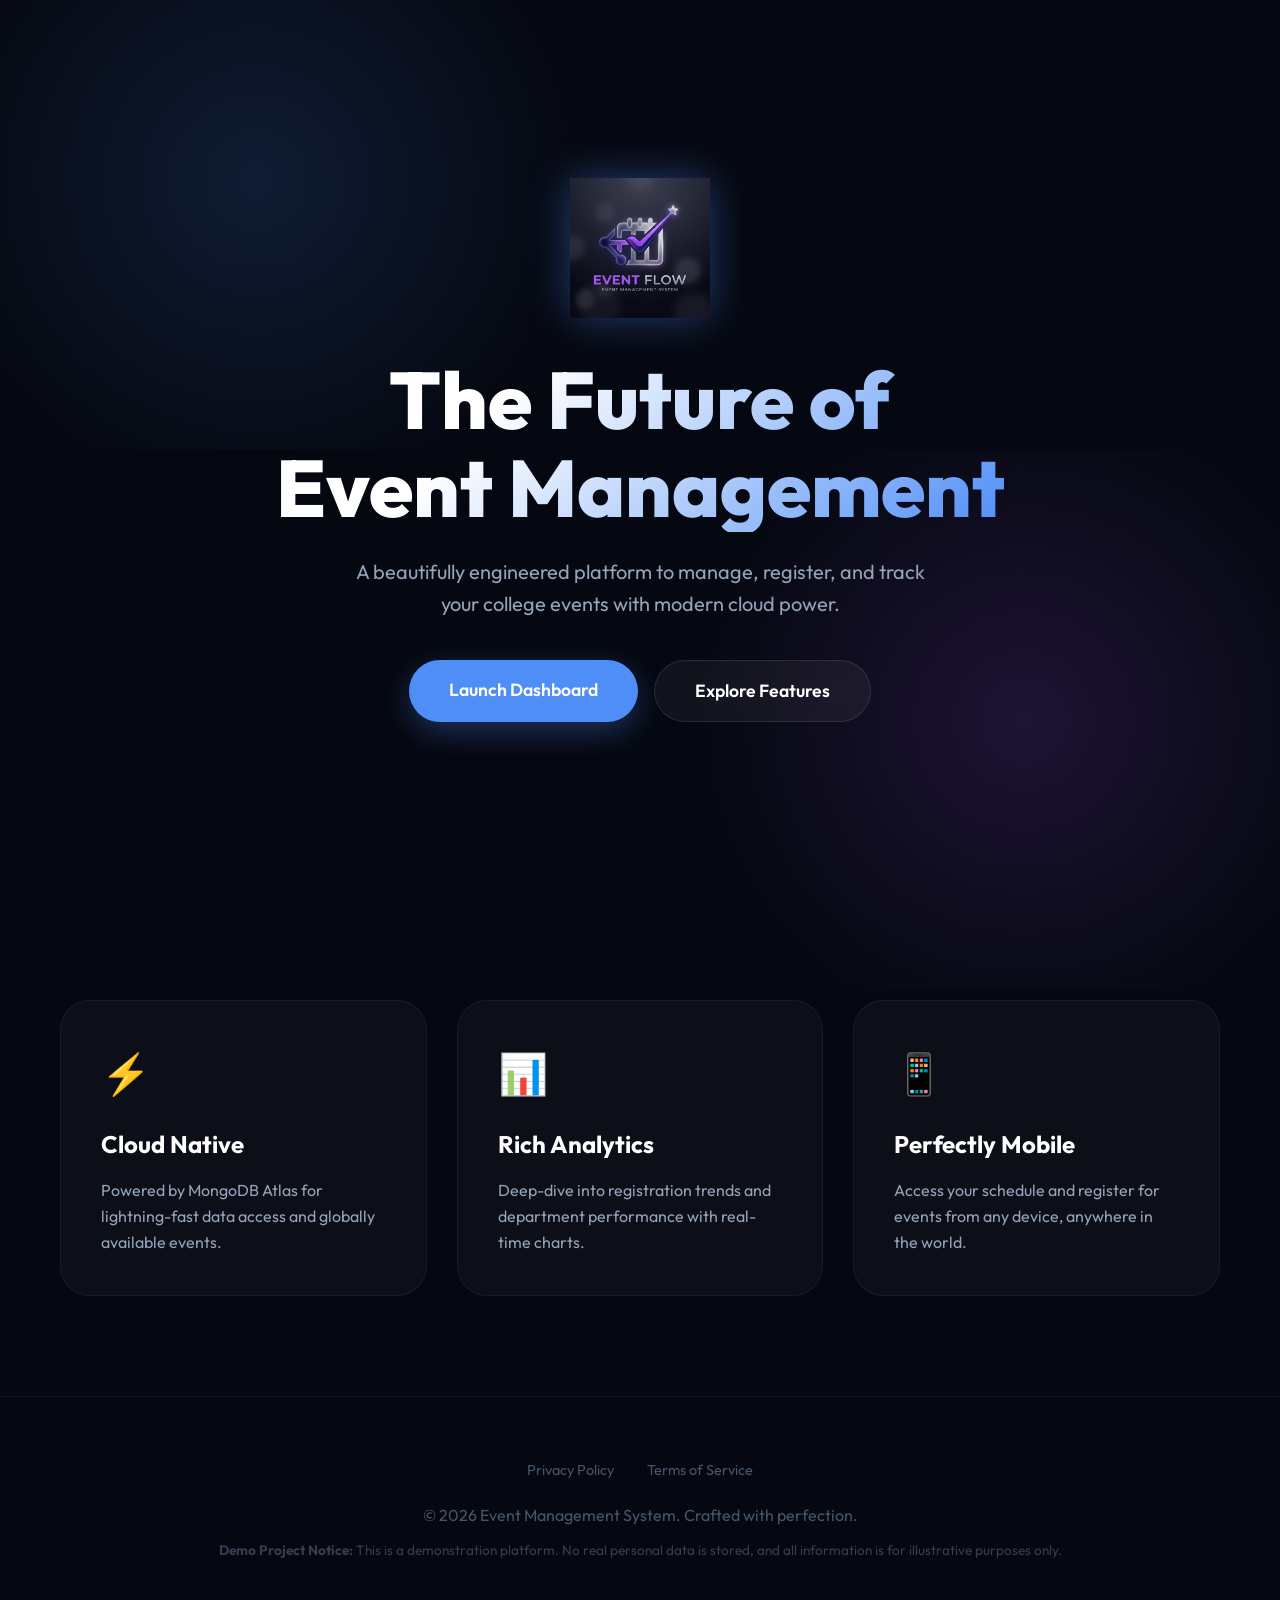
<file: index.html>
<!DOCTYPE html>
<html lang="en">
<head>
    <meta charset="UTF-8">
    <meta name="viewport" content="width=device-width, initial-scale=1.0">
    <meta name="google-site-verification" content="7w-4jeDsb6LsSYDrAi55CYhrAn20ZSxu_u33u79Ux-w" />
    <title>EMS — Event Management Perfected</title>
    <meta name="description" content="The ultimate Event Management System. Secure, scalable, and beautifully designed for your campus events." />
    <meta property="og:title" content="EMS — Event Management" />
    <meta property="og:description" content="Manage and register for university events with ease." />
    <link rel="stylesheet" href="/css/style.css">
    <link href="https://fonts.googleapis.com/css2?family=Outfit:wght@300;400;600;800&display=swap" rel="stylesheet">
    <style>
        :root {
            --primary-glow: radial-gradient(circle, rgba(79, 142, 247, 0.15), transparent 70%);
            --secondary-glow: radial-gradient(circle, rgba(168, 85, 247, 0.15), transparent 70%);
        }

        body {
            margin: 0;
            font-family: 'Outfit', sans-serif;
            background-color: #050811;
            color: #fff;
            overflow-x: hidden;
        }

        /* Hero Section */
        .hero {
            height: 100vh;
            display: flex;
            align-items: center;
            justify-content: center;
            position: relative;
            text-align: center;
            padding: 0 20px;
        }

        .glow-1 { position: absolute; top: -10%; left: -10%; width: 60%; height: 60%; background: var(--primary-glow); z-index: -1; }
        .glow-2 { position: absolute; bottom: -10%; right: -10%; width: 60%; height: 60%; background: var(--secondary-glow); z-index: -1; }

        .hero-content {
            max-width: 900px;
            animation: fadeInUp 1s ease-out;
        }

        .hero h1 {
            font-size: clamp(3rem, 8vw, 5rem);
            font-weight: 800;
            margin: 0;
            background: linear-gradient(135deg, #fff 30%, #4f8ef7);
            -webkit-background-clip: text;
            -webkit-text-fill-color: transparent;
            line-height: 1.1;
        }

        .hero p {
            font-size: 1.25rem;
            color: #94a3b8;
            margin: 24px 0 40px;
            line-height: 1.6;
        }

        .cta-group {
            display: flex;
            gap: 16px;
            justify-content: center;
        }

        .btn-hero {
            padding: 16px 40px;
            font-size: 1.1rem;
            font-weight: 600;
            border-radius: 50px;
            text-decoration: none;
            transition: all 0.3s cubic-bezier(0.4, 0, 0.2, 1);
        }

        .btn-primary {
            background: #4f8ef7;
            color: #fff;
            box-shadow: 0 10px 30px rgba(79, 142, 247, 0.3);
        }

        .btn-primary:hover {
            transform: translateY(-5px);
            box-shadow: 0 20px 40px rgba(79, 142, 247, 0.4);
        }

        .btn-outline {
            border: 1px solid rgba(255, 255, 255, 0.1);
            color: #fff;
            background: rgba(255, 255, 255, 0.05);
            backdrop-filter: blur(10px);
        }

        .btn-outline:hover {
            background: rgba(255, 255, 255, 0.1);
            border-color: rgba(255, 255, 255, 0.3);
        }

        /* Features Section */
        .features {
            padding: 100px 20px;
            max-width: 1200px;
            margin: 0 auto;
            display: grid;
            grid-template-columns: repeat(auto-fit, minmax(300px, 1fr));
            gap: 30px;
        }

        .feat-card {
            background: rgba(255, 255, 255, 0.03);
            border: 1px solid rgba(255, 255, 255, 0.05);
            padding: 40px;
            border-radius: 30px;
            transition: all 0.3s ease;
            text-align: left;
        }

        .feat-card:hover {
            background: rgba(255, 255, 255, 0.05);
            border-color: #4f8ef7;
            transform: translateY(-10px);
        }

        .feat-icon {
            font-size: 2.5rem;
            margin-bottom: 20px;
            display: block;
        }

        .feat-card h3 {
            font-size: 1.5rem;
            margin: 0 0 15px;
        }

        .feat-card p {
            color: #94a3b8;
            line-height: 1.6;
        }

        @keyframes fadeInUp {
            from { opacity: 0; transform: translateY(30px); }
            to { opacity: 1; transform: translateY(0); }
        }

        /* Floating Animation */
        .floating {
            animation: floating 3s ease-in-out infinite;
        }

        @keyframes floating {
            0%, 100% { transform: translateY(0); }
            50% { transform: translateY(-20px); }
        }

        @media (max-width: 768px) {
            .cta-group { flex-direction: column; }
            .hero h1 { font-size: 3rem; }
        }
    </style>
</head>
<body>
    <div class="glow-1"></div>
    <div class="glow-2"></div>

    <section class="hero">
        <div class="hero-content">
            <div class="floating" style="margin-bottom: 30px;">
                <img src="/assets/images/logo.png" alt="EMS Logo" style="width: 140px; height: 140px; object-fit: contain; filter: drop-shadow(0 0 20px rgba(79, 142, 247, 0.4));">
            </div>
            <h1>The Future of <br>Event Management</h1>
            <p>A beautifully engineered platform to manage, register, and track <br>your college events with modern cloud power.</p>
            <div class="cta-group">
                <a href="/login.html" class="btn-hero btn-primary">Launch Dashboard</a>
                <a href="#features" class="btn-hero btn-outline">Explore Features</a>
            </div>
        </div>
    </section>

    <section class="features" id="features">
        <div class="feat-card">
            <span class="feat-icon">⚡</span>
            <h3>Cloud Native</h3>
            <p>Powered by MongoDB Atlas for lightning-fast data access and globally available events.</p>
        </div>
        <div class="feat-card">
            <span class="feat-icon">📊</span>
            <h3>Rich Analytics</h3>
            <p>Deep-dive into registration trends and department performance with real-time charts.</p>
        </div>
        <div class="feat-card">
            <span class="feat-icon">📱</span>
            <h3>Perfectly Mobile</h3>
            <p>Access your schedule and register for events from any device, anywhere in the world.</p>
        </div>
    </section>

    <footer style="padding: 60px 20px; text-align: center; border-top: 1px solid rgba(255,255,255,0.05); color: #475569;">
        <div style="margin-bottom: 20px;">
            <a href="#" style="color: #475569; text-decoration: none; margin: 0 15px; font-size: 0.9rem;">Privacy Policy</a>
            <a href="#" style="color: #475569; text-decoration: none; margin: 0 15px; font-size: 0.9rem;">Terms of Service</a>
        </div>
        <p>&copy; 2026 Event Management System. Crafted with perfection.</p>
        <p style="font-size: 0.85rem; margin-top: 12px; opacity: 0.7;">
            <strong>Demo Project Notice:</strong> This is a demonstration platform. No real personal data is stored, and all information is for illustrative purposes only.
        </p>
    </footer>
</body>
</html>
</file>
<file: css/style.css>
/* =========================================
   Event Management System — Global Styles
   Premium Dark Glassmorphism Theme
   ========================================= */

@import url('https://fonts.googleapis.com/css2?family=Inter:wght@300;400;500;600;700;800&display=swap');

/* ========== CSS VARIABLES ========== */
:root {
  --bg-primary:       #0a0e1a;
  --bg-secondary:     #0f1525;
  --bg-card:          rgba(255,255,255,0.05);
  --bg-card-hover:    rgba(255,255,255,0.09);
  --glass-border:     rgba(255,255,255,0.10);
  --glass-shadow:     0 8px 32px rgba(0,0,0,0.4);

  --accent-blue:      #4f8ef7;
  --accent-purple:    #a855f7;
  --accent-green:     #22c55e;
  --accent-orange:    #f97316;
  --accent-red:       #ef4444;
  --accent-cyan:      #06b6d4;
  --accent-pink:      #ec4899;

  --text-primary:     #f1f5f9;
  --text-secondary:   #94a3b8;
  --text-muted:       #64748b;

  --sidebar-width:    260px;
  --navbar-height:    64px;

  --border-radius:    12px;
  --border-radius-lg: 20px;
  --transition:       all 0.25s cubic-bezier(0.4, 0, 0.2, 1);
}

/* ========== RESET ========== */
*, *::before, *::after { box-sizing: border-box; margin: 0; padding: 0; }
html { scroll-behavior: smooth; }
body {
  font-family: 'Inter', -apple-system, sans-serif;
  background: var(--bg-primary);
  color: var(--text-primary);
  min-height: 100vh;
  line-height: 1.6;
  overflow-x: hidden;
}
a { text-decoration: none; color: inherit; }
img { max-width: 100%; }
ul { list-style: none; }
input, textarea, select, button { font-family: inherit; }

/* ========== SCROLLBAR ========== */
::-webkit-scrollbar { width: 6px; height: 6px; }
::-webkit-scrollbar-track { background: var(--bg-secondary); }
::-webkit-scrollbar-thumb { background: var(--glass-border); border-radius: 3px; }
::-webkit-scrollbar-thumb:hover { background: var(--accent-blue); }

/* ========== LAYOUT ========== */
.app-wrapper {
  display: flex;
  min-height: 100vh;
}

/* ========== SIDEBAR ========== */
.sidebar {
  width: var(--sidebar-width);
  min-height: 100vh;
  background: var(--bg-secondary);
  border-right: 1px solid var(--glass-border);
  display: flex;
  flex-direction: column;
  position: fixed;
  top: 0; left: 0;
  z-index: 100;
  transition: var(--transition);
}
.sidebar-logo {
  padding: 24px 20px;
  border-bottom: 1px solid var(--glass-border);
  display: flex;
  align-items: center;
  gap: 12px;
}
.sidebar-logo .logo-icon {
  width: 42px; height: 42px;
  display: flex; align-items: center; justify-content: center;
  overflow: hidden;
}
.sidebar-logo .logo-icon img {
  width: 100%; height: 100%; object-fit: contain;
}
.sidebar-logo h2 {
  font-size: 16px; font-weight: 700;
  background: linear-gradient(135deg, var(--accent-blue), var(--accent-purple));
  -webkit-background-clip: text; -webkit-text-fill-color: transparent;
  line-height: 1.2;
}
.sidebar-logo span { font-size: 11px; color: var(--text-muted); font-weight: 500; }

.sidebar-nav { flex: 1; padding: 16px 12px; overflow-y: auto; }
.nav-section-title {
  font-size: 10px; font-weight: 700; letter-spacing: 1.2px;
  color: var(--text-muted); text-transform: uppercase;
  padding: 8px 8px 6px; margin-top: 12px;
}
.nav-item {
  display: flex; align-items: center; gap: 12px;
  padding: 11px 12px; border-radius: 10px;
  margin-bottom: 2px; cursor: pointer;
  color: var(--text-secondary);
  transition: var(--transition); font-size: 14px; font-weight: 500;
}
.nav-item:hover {
  background: var(--bg-card-hover);
  color: var(--text-primary);
}
.nav-item.active {
  background: linear-gradient(135deg, rgba(79,142,247,0.2), rgba(168,85,247,0.15));
  color: var(--accent-blue);
  border: 1px solid rgba(79,142,247,0.2);
}
.nav-item .nav-icon { font-size: 18px; width: 20px; text-align: center; }
.nav-item.logout-item { color: var(--accent-red); margin-top: 8px; }
.nav-item.logout-item:hover { background: rgba(239,68,68,0.1); }

.sidebar-user {
  padding: 16px 12px;
  border-top: 1px solid var(--glass-border);
  display: flex; align-items: center; gap: 10px;
}
.sidebar-user .avatar {
  width: 38px; height: 38px; border-radius: 50%;
  background: linear-gradient(135deg, var(--accent-blue), var(--accent-purple));
  display: flex; align-items: center; justify-content: center;
  font-weight: 700; font-size: 14px;
}
.sidebar-user .user-info { flex: 1; min-width: 0; }
.sidebar-user .user-name { font-size: 13px; font-weight: 600; truncate; }
.sidebar-user .user-role {
  font-size: 11px; color: var(--text-muted); text-transform: capitalize;
  background: var(--bg-card); border-radius: 4px; padding: 1px 6px;
  display: inline-block; margin-top: 1px;
}

/* ========== MAIN CONTENT ========== */
.main-content {
  margin-left: var(--sidebar-width);
  flex: 1;
  min-height: 100vh;
  display: flex;
  flex-direction: column;
}

/* ========== NAVBAR ========== */
.navbar {
  height: var(--navbar-height);
  background: rgba(15,21,37,0.8);
  backdrop-filter: blur(20px);
  border-bottom: 1px solid var(--glass-border);
  display: flex; align-items: center; justify-content: space-between;
  padding: 0 28px;
  position: sticky; top: 0; z-index: 90;
}
.navbar-left { display: flex; align-items: center; gap: 12px; }
.navbar-title { font-size: 20px; font-weight: 700; }
.navbar-subtitle { font-size: 13px; color: var(--text-muted); }
.navbar-right { display: flex; align-items: center; gap: 16px; }
.btn-menu-toggle {
  display: none; background: none; border: none;
  color: var(--text-primary); font-size: 22px; cursor: pointer;
}
.breadcrumb { display: flex; align-items: center; gap: 6px; font-size: 13px; color: var(--text-muted); }
.breadcrumb span { color: var(--accent-blue); font-weight: 600; }

/* ========== PAGE CONTENT ========== */
.page-content { padding: 28px; flex: 1; }
.page-header {
  display: flex; align-items: center; justify-content: space-between;
  margin-bottom: 28px; flex-wrap: wrap; gap: 12px;
}
.page-header h1 { font-size: 24px; font-weight: 700; }
.page-header p { font-size: 14px; color: var(--text-muted); margin-top: 2px; }

/* ========== STAT CARDS ========== */
.stats-grid {
  display: grid;
  grid-template-columns: repeat(auto-fit, minmax(200px, 1fr));
  gap: 20px;
  margin-bottom: 28px;
}
.stat-card {
  background: var(--bg-card);
  border: 1px solid var(--glass-border);
  border-radius: var(--border-radius);
  padding: 22px;
  backdrop-filter: blur(10px);
  transition: var(--transition);
  position: relative; overflow: hidden;
}
.stat-card::before {
  content: '';
  position: absolute; top: 0; left: 0; right: 0;
  height: 3px;
  background: linear-gradient(90deg, var(--card-color1, var(--accent-blue)), var(--card-color2, var(--accent-purple)));
}
.stat-card:hover {
  border-color: rgba(79,142,247,0.3);
  transform: translateY(-2px);
  box-shadow: var(--glass-shadow);
}
.stat-icon {
  font-size: 28px; margin-bottom: 12px;
  display: inline-flex; align-items: center; justify-content: center;
  width: 52px; height: 52px; border-radius: 12px;
  background: var(--bg-card-hover);
}
.stat-value { font-size: 32px; font-weight: 800; line-height: 1; margin-bottom: 4px; }
.stat-label { font-size: 13px; color: var(--text-muted); font-weight: 500; }

/* ========== CARD ========== */
.card {
  background: var(--bg-card);
  border: 1px solid var(--glass-border);
  border-radius: var(--border-radius-lg);
  padding: 24px;
  backdrop-filter: blur(10px);
}
.card-header {
  display: flex; align-items: center; justify-content: space-between;
  margin-bottom: 20px; flex-wrap: wrap; gap: 10px;
}
.card-title { font-size: 16px; font-weight: 700; }
.card-subtitle { font-size: 13px; color: var(--text-muted); margin-top: 2px; }

/* ========== GRID LAYOUTS ========== */
.grid-2 { display: grid; grid-template-columns: repeat(auto-fit, minmax(400px, 1fr)); gap: 20px; }
.grid-3 { display: grid; grid-template-columns: repeat(auto-fit, minmax(280px, 1fr)); gap: 20px; }

/* ========== BUTTONS ========== */
.btn {
  display: inline-flex; align-items: center; gap: 8px;
  padding: 9px 18px; border-radius: 9px;
  font-size: 14px; font-weight: 600; cursor: pointer;
  border: none; transition: var(--transition); white-space: nowrap;
}
.btn-primary {
  background: linear-gradient(135deg, var(--accent-blue), var(--accent-purple));
  color: #fff;
}
.btn-primary:hover { opacity: 0.9; transform: translateY(-1px); box-shadow: 0 4px 20px rgba(79,142,247,0.35); }
.btn-secondary {
  background: var(--bg-card);
  border: 1px solid var(--glass-border);
  color: var(--text-primary);
}
.btn-secondary:hover { background: var(--bg-card-hover); }
.btn-danger { background: rgba(239,68,68,0.15); border: 1px solid rgba(239,68,68,0.3); color: var(--accent-red); }
.btn-danger:hover { background: rgba(239,68,68,0.25); }
.btn-success { background: rgba(34,197,94,0.15); border: 1px solid rgba(34,197,94,0.3); color: var(--accent-green); }
.btn-success:hover { background: rgba(34,197,94,0.25); }
.btn-sm { padding: 6px 12px; font-size: 12px; border-radius: 7px; }
.btn-icon { padding: 8px; border-radius: 8px; }

/* ========== TABLE ========== */
.table-container { overflow-x: auto; border-radius: 12px; }
table { width: 100%; border-collapse: collapse; font-size: 14px; }
thead tr { border-bottom: 1px solid var(--glass-border); }
thead th {
  padding: 12px 16px; text-align: left;
  font-size: 12px; font-weight: 700; letter-spacing: 0.5px;
  color: var(--text-muted); text-transform: uppercase; white-space: nowrap;
}
tbody tr {
  border-bottom: 1px solid rgba(255,255,255,0.04);
  transition: var(--transition);
}
tbody tr:hover { background: var(--bg-card-hover); }
tbody td { padding: 14px 16px; color: var(--text-secondary); }
.td-name { color: var(--text-primary); font-weight: 600; }
.td-actions { display: flex; gap: 6px; }
.empty-state {
  text-align: center; padding: 48px 24px; color: var(--text-muted);
}
.empty-state .empty-icon { font-size: 48px; margin-bottom: 12px; }

/* ========== BADGES ========== */
.badge {
  display: inline-flex; align-items: center; gap: 4px;
  padding: 3px 10px; border-radius: 20px;
  font-size: 11px; font-weight: 700; letter-spacing: 0.3px;
}
.badge-blue    { background: rgba(79,142,247,0.15); color: var(--accent-blue); }
.badge-green   { background: rgba(34,197,94,0.15);  color: var(--accent-green); }
.badge-orange  { background: rgba(249,115,22,0.15); color: var(--accent-orange); }
.badge-red     { background: rgba(239,68,68,0.15);  color: var(--accent-red); }
.badge-purple  { background: rgba(168,85,247,0.15); color: var(--accent-purple); }
.badge-cyan    { background: rgba(6,182,212,0.15);  color: var(--accent-cyan); }

/* ========== FORMS ========== */
.form-group { margin-bottom: 18px; }
.form-label { display: block; font-size: 13px; font-weight: 600; margin-bottom: 7px; color: var(--text-secondary); }
.form-control {
  width: 100%; padding: 10px 14px;
  background: rgba(255,255,255,0.05);
  border: 1px solid var(--glass-border);
  border-radius: 9px; color: var(--text-primary);
  font-size: 14px; transition: var(--transition);
}
.form-control:focus {
  outline: none;
  border-color: var(--accent-blue);
  box-shadow: 0 0 0 3px rgba(79,142,247,0.15);
}
.form-control::placeholder { color: var(--text-muted); }
.form-control option { background: var(--bg-secondary); }
.form-row { display: grid; grid-template-columns: 1fr 1fr; gap: 16px; }

/* ========== MODAL ========== */
.modal-overlay {
  position: fixed; inset: 0;
  background: rgba(0,0,0,0.6);
  backdrop-filter: blur(4px);
  display: flex; align-items: center; justify-content: center;
  z-index: 200; opacity: 0; pointer-events: none;
  transition: var(--transition);
}
.modal-overlay.active { opacity: 1; pointer-events: all; }
.modal {
  background: var(--bg-secondary);
  border: 1px solid var(--glass-border);
  border-radius: var(--border-radius-lg);
  padding: 28px; width: 100%; max-width: 540px;
  max-height: 90vh; overflow-y: auto;
  transform: translateY(20px) scale(0.97);
  transition: var(--transition);
}
.modal-overlay.active .modal { transform: translateY(0) scale(1); }
.modal-header {
  display: flex; align-items: center; justify-content: space-between;
  margin-bottom: 24px;
}
.modal-title { font-size: 18px; font-weight: 700; }
.modal-close {
  background: none; border: none; color: var(--text-muted);
  font-size: 22px; cursor: pointer; line-height: 1;
  transition: var(--transition);
}
.modal-close:hover { color: var(--text-primary); }
.modal-footer { display: flex; gap: 10px; justify-content: flex-end; margin-top: 24px; }

/* ========== SEARCH & FILTER BAR ========== */
.toolbar {
  display: flex; align-items: center; gap: 12px;
  margin-bottom: 20px; flex-wrap: wrap;
}
.search-box {
  position: relative; flex: 1; min-width: 200px; max-width: 320px;
}
.search-box .search-icon {
  position: absolute; left: 12px; top: 50%; transform: translateY(-50%);
  color: var(--text-muted); font-size: 16px;
}
.search-box input {
  padding-left: 38px; width: 100%;
}

/* ========== TOAST ========== */
.toast-container {
  position: fixed; bottom: 24px; right: 24px;
  display: flex; flex-direction: column; gap: 10px;
  z-index: 999;
}
.toast {
  background: var(--bg-secondary);
  border: 1px solid var(--glass-border);
  border-radius: 10px;
  padding: 14px 18px;
  display: flex; align-items: center; gap: 12px;
  min-width: 280px; max-width: 360px;
  box-shadow: 0 8px 32px rgba(0,0,0,0.4);
  animation: slideIn 0.3s ease;
  font-size: 14px; font-weight: 500;
}
.toast.success { border-left: 4px solid var(--accent-green); }
.toast.error   { border-left: 4px solid var(--accent-red); }
.toast.info    { border-left: 4px solid var(--accent-blue); }
@keyframes slideIn { from { transform: translateX(100%); opacity: 0; } to { transform: translateX(0); opacity: 1; } }
@keyframes fadeOut { to { opacity: 0; transform: translateX(100%); } }

/* ========== CHART WRAPPER ========== */
.chart-wrapper { position: relative; width: 100%; }

/* ========== LOGIN PAGE ========== */
.login-page {
  min-height: 100vh;
  display: flex; align-items: center; justify-content: center;
  background: var(--bg-primary);
  position: relative; overflow: hidden;
}
.login-bg {
  position: absolute; inset: 0;
  background:
    radial-gradient(ellipse 60% 50% at 20% 20%, rgba(79,142,247,0.12), transparent),
    radial-gradient(ellipse 50% 50% at 80% 80%, rgba(168,85,247,0.10), transparent);
}
.login-card {
  position: relative;
  background: rgba(15,21,37,0.8);
  border: 1px solid var(--glass-border);
  border-radius: 24px;
  padding: 44px 40px;
  width: 100%; max-width: 440px;
  backdrop-filter: blur(20px);
  box-shadow: var(--glass-shadow);
}
.login-logo {
  text-align: center; margin-bottom: 32px;
}
.login-logo .logo-big {
  width: 80px; height: 80px;
  display: inline-flex; align-items: center; justify-content: center;
  margin-bottom: 12px;
}
.login-logo .logo-big img {
  width: 100%; height: 100%; object-fit: contain;
}
.login-logo h1 { font-size: 22px; font-weight: 800; }
.login-logo p { font-size: 13px; color: var(--text-muted); margin-top: 4px; }
.login-tabs {
  display: flex; gap: 0; background: var(--bg-card);
  border-radius: 9px; padding: 3px; margin-bottom: 24px;
}
.login-tab {
  flex: 1; padding: 8px; border-radius: 7px;
  text-align: center; font-size: 13px; font-weight: 600;
  cursor: pointer; color: var(--text-muted); transition: var(--transition);
}
.login-tab.active { background: var(--accent-blue); color: #fff; }
.login-btn {
  width: 100%; padding: 13px; border-radius: 10px;
  background: linear-gradient(135deg, var(--accent-blue), var(--accent-purple));
  color: #fff; font-size: 15px; font-weight: 700; border: none;
  cursor: pointer; transition: var(--transition); margin-top: 8px;
}
.login-btn:hover { opacity: 0.9; transform: translateY(-1px); box-shadow: 0 8px 24px rgba(79,142,247,0.35); }
.login-divider {
  text-align: center; color: var(--text-muted); font-size: 12px;
  margin: 16px 0; position: relative;
}
.login-divider::before, .login-divider::after {
  content: ''; position: absolute; top: 50%; height: 1px;
  width: 42%; background: var(--glass-border);
}
.login-divider::before { left: 0; }
.login-divider::after { right: 0; }
.register-link a { color: var(--accent-blue); font-weight: 600; }

/* ========== ANIMATIONS ========== */
@keyframes fadeIn { from { opacity: 0; } to { opacity: 1; } }
@keyframes slideUp { from { transform: translateY(20px); opacity: 0; } to { transform: translateY(0); opacity: 1; } }
@keyframes float { 0%, 100% { transform: translateY(0); } 50% { transform: translateY(-10px); } }
@keyframes pulseGlow { 0%, 100% { opacity: 0.5; transform: scale(1); } 50% { opacity: 0.8; transform: scale(1.05); } }

.animate-fade { animation: fadeIn 0.6s ease forwards; }
.animate-slide { animation: slideUp 0.6s ease forwards; }
.floating { animation: float 3s ease-in-out infinite; }

/* Enhanced Glass Effect */
.glass {
  background: rgba(255, 255, 255, 0.03);
  backdrop-filter: blur(12px) saturate(180%);
  border: 1px solid rgba(255, 255, 255, 0.08);
  box-shadow: 0 8px 32px 0 rgba(0, 0, 0, 0.37);
}

.glass:hover {
  background: rgba(255, 255, 255, 0.06);
  border-color: rgba(255, 255, 255, 0.2);
}

/* ========== LOADING ========== */
.loading-spinner {
  display: inline-block; width: 20px; height: 20px;
  border: 3px solid rgba(255,255,255,0.2);
  border-top-color: #fff; border-radius: 50%;
  animation: spin 0.8s linear infinite;
}
@keyframes spin { to { transform: rotate(360deg); } }
.page-loader {
  display: flex; align-items: center; justify-content: center;
  min-height: 200px; color: var(--text-muted); gap: 12px;
}

/* ========== EVENT CARDS ========== */
.events-grid { display: grid; grid-template-columns: repeat(auto-fill, minmax(300px, 1fr)); gap: 20px; }
.event-card {
  background: var(--bg-card);
  border: 1px solid var(--glass-border);
  border-radius: var(--border-radius);
  padding: 20px; transition: var(--transition);
  position: relative; overflow: hidden;
}
.event-card::after {
  content: '';
  position: absolute; top: 0; right: 0;
  width: 120px; height: 120px;
  background: radial-gradient(circle, rgba(79,142,247,0.08), transparent);
  border-radius: 50%;
}
.event-card:hover { border-color: rgba(79,142,247,0.3); transform: translateY(-2px); box-shadow: var(--glass-shadow); }
.event-card-header { display: flex; align-items: flex-start; justify-content: space-between; margin-bottom: 12px; }
.event-date-badge {
  background: var(--bg-card-hover);
  border-radius: 8px; padding: 6px 10px;
  text-align: center; min-width: 50px;
}
.event-date-badge .day { font-size: 22px; font-weight: 800; line-height: 1; }
.event-date-badge .month { font-size: 10px; font-weight: 600; color: var(--accent-blue); text-transform: uppercase; }
.event-title { font-size: 16px; font-weight: 700; margin-bottom: 6px; }
.event-meta { display: flex; flex-direction: column; gap: 4px; margin-bottom: 14px; }
.event-meta-item { display: flex; align-items: center; gap: 6px; font-size: 12px; color: var(--text-muted); }
.event-footer { display: flex; align-items: center; justify-content: space-between; flex-wrap: wrap; gap: 8px; }
.capacity-bar { margin-top: 10px; }
.capacity-bar-track {
  height: 4px; background: var(--bg-card-hover);
  border-radius: 2px; overflow: hidden;
}
.capacity-bar-fill {
  height: 100%; border-radius: 2px;
  background: linear-gradient(90deg, var(--accent-blue), var(--accent-purple));
  transition: width 0.5s ease;
}

/* ========== RESPONSIVE ========== */
@media (max-width: 1024px) {
  .form-row { grid-template-columns: 1fr; }
}
@media (max-width: 768px) {
  .sidebar { transform: translateX(-100%); }
  .sidebar.open { transform: translateX(0); }
  .sidebar-overlay {
    display: none; position: fixed; inset: 0;
    background: rgba(0,0,0,0.5); z-index: 99;
  }
  .sidebar.open ~ .sidebar-overlay { display: block; }
  .main-content { margin-left: 0; }
  .btn-menu-toggle { display: block; }
  .page-content { padding: 16px; }
  .stats-grid { grid-template-columns: 1fr 1fr; }
  .grid-2 { grid-template-columns: 1fr; }
  .modal { margin: 16px; max-width: calc(100% - 32px); }
}
@media (max-width: 480px) {
  .stats-grid { grid-template-columns: 1fr; }
  .login-card { padding: 28px 20px; }
}
</file>
